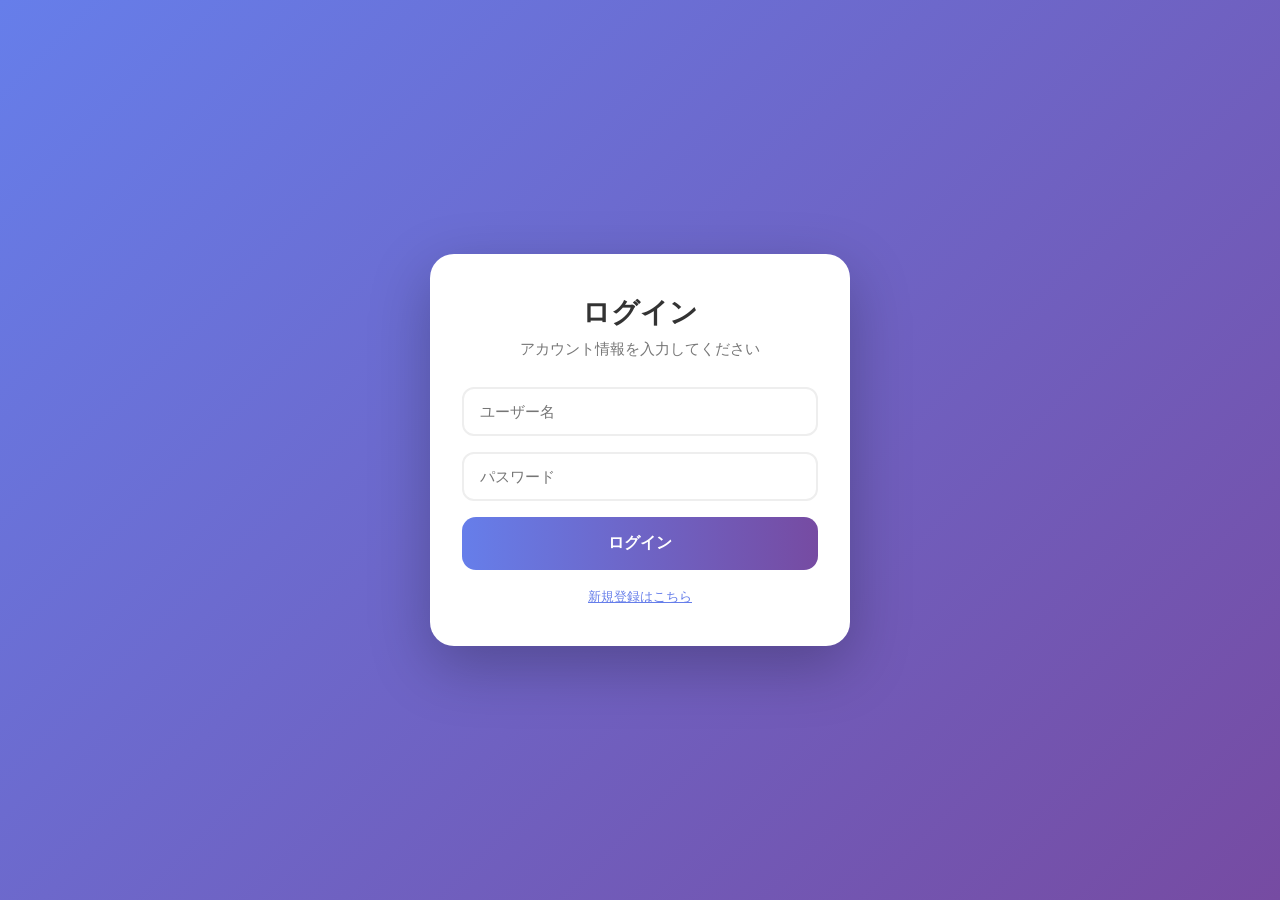
<file: index.html>
<!DOCTYPE html>
<html lang="ja">
<head>
  <meta charset="UTF-8">
  <meta name="viewport" content="width=device-width, initial-scale=1.0">
  <title>ログイン / アカウント作成</title>
  <link rel="stylesheet" href="style.css">
  <style>
    .auth-container {
      width: 100%;
      max-width: 420px;
      background: #fff;
      border-radius: 24px;
      box-shadow: 0 20px 60px rgba(0, 0, 0, 0.25);
      padding: 40px 32px;
      text-align: center;
    }
    .auth-form {
      display: flex;
      flex-direction: column;
      gap: 16px;
      margin-top: 20px;
    }
    .auth-input {
      width: 100%;
      padding: 14px 16px;
      border: 2px solid #eee;
      border-radius: 12px;
      font-size: 15px;
      outline: none;
      transition: border-color 0.2s;
    }
    .auth-input:focus {
      border-color: #764ba2;
    }
    .toggle-link {
      margin-top: 18px;
      font-size: 13px;
      color: #667eea;
      cursor: pointer;
      text-decoration: underline;
    }
    .alert-box {
      margin-top: 15px;
      font-size: 13px;
      color: #e53935;
      font-weight: bold;
    }
    .alert-box.success {
      color: #2e7d32;
    }
  </style>
</head>
<body>

  <div class="auth-container">
    <h1 class="title" id="auth-title">ログイン</h1>
    <p class="subtitle" id="auth-subtitle">アカウント情報を入力してください</p>

    <form class="auth-form" onsubmit="handleSubmit(event)">
      <input type="text" id="username" class="auth-input" placeholder="ユーザー名" required autocomplete="off">
      <input type="password" id="password" class="auth-input" placeholder="パスワード" required>
      <button type="submit" id="submit-btn" class="primary-btn">ログイン</button>
    </form>

    <div id="alert-msg" class="alert-box"></div>
    <div class="toggle-link" id="toggle-mode-btn" onclick="toggleMode()">新規登録はこちら</div>
  </div>

  <script>
    const USER_STORAGE_KEY = 'linkou_language_app_users';
    let currentMode = 'login'; // 'login' または 'register'

    function getUsers() {
      const data = localStorage.getItem(USER_STORAGE_KEY);
      if (!data) return [];
      try {
        return JSON.parse(data);
      } catch (e) {
        return [];
      }
    }

    function saveUsers(users) {
      localStorage.setItem(USER_STORAGE_KEY, JSON.stringify(users));
    }

    function showAlert(msg, isSuccess = false) {
      const el = document.getElementById('alert-msg');
      el.textContent = msg;
      el.className = 'alert-box' + (isSuccess ? ' success' : '');
    }

    function switchMode(mode) {
      currentMode = mode;
      const title = document.getElementById('auth-title');
      const subtitle = document.getElementById('auth-subtitle');
      const submitBtn = document.getElementById('submit-btn');
      const toggleBtn = document.getElementById('toggle-mode-btn');
      const alertEl = document.getElementById('alert-msg');
      alertEl.textContent = '';

      if (currentMode === 'register') {
        title.textContent = '新規登録';
        subtitle.textContent = '新しいアカウントを作成します';
        submitBtn.textContent = '登録する';
        toggleBtn.textContent = 'すでにアカウントをお持ちの方はこちら (ログイン)';
      } else {
        title.textContent = 'ログイン';
        subtitle.textContent = 'アカウント情報を入力してください';
        submitBtn.textContent = 'ログイン';
        toggleBtn.textContent = '新規登録はこちら';
      }
    }

    function toggleMode() {
      switchMode(currentMode === 'login' ? 'register' : 'login');
    }

    // フォーム送信
    function handleSubmit(e) {
      e.preventDefault();
      const name = document.getElementById('username').value.trim();
      const password = document.getElementById('password').value;
      const users = getUsers();

      if (currentMode === 'register') {
        // 重複チェック
        const exists = users.find(u => u.name.toLowerCase() === name.toLowerCase());
        if (exists) {
          showAlert('この名前はすでに使われています。別の名前を入力してください。');
          return;
        }

        const newUser = {
          id: 'usr_' + Date.now().toString(36),
          name: name,
          password: password,
          points: 1000,
          createdAt: new Date().toISOString()
        };

        users.push(newUser);
        saveUsers(users);

        showAlert(`🎉 アカウント「${name}」を作成しました！ログインしてください。`, true);
        setTimeout(() => {
          switchMode('login');
          document.getElementById('username').value = name;
          document.getElementById('password').value = password;
        }, 1200);

      } else {
        // ログイン処理
        const user = users.find(u => u.name === name && u.password === password);
        if (!user) {
          showAlert('アカウントかパスワードに誤りがあります');
          return;
        }

        // ログイン中ユーザーのセッションをlocalStorageに保存
        localStorage.setItem('linkou_current_user', JSON.stringify(user));

        showAlert(`ようこそ、${user.name}さん！クイズ画面へ移動します...`, true);

        // クイズ画面 (indexQ.html) へ遷移
        setTimeout(() => {
          window.location.href = 'indexQ.html';
        }, 800);
      }
    }
  </script>
</body>
</html>
</file>
<file: style.css>
* {
  margin: 0;
  padding: 0;
  box-sizing: border-box;
}

body {
  font-family: "Hiragino Sans", "Segoe UI", "Helvetica Neue", Arial, sans-serif;
  background: linear-gradient(135deg, #667eea 0%, #764ba2 100%);
  min-height: 100vh;
  display: flex;
  align-items: center;
  justify-content: center;
  padding: 20px;
}

.app {
  width: 100%;
  max-width: 560px;
  background: #fff;
  border-radius: 24px;
  box-shadow: 0 20px 60px rgba(0, 0, 0, 0.25);
  padding: 40px 32px;
  position: relative;
  min-height: 480px;
  overflow: hidden;
}

.screen {
  display: none;
  flex-direction: column;
  align-items: center;
  animation: fadeIn 0.4s ease;
}

.screen.active {
  display: flex;
}

@keyframes fadeIn {
  from { opacity: 0; transform: translateY(10px); }
  to { opacity: 1; transform: translateY(0); }
}

.title {
  font-size: 28px;
  font-weight: 800;
  color: #333;
  margin-bottom: 8px;
  text-align: center;
}

.subtitle {
  font-size: 15px;
  color: #777;
  margin-bottom: 28px;
  text-align: center;
}

/* ローディング */
#loading {
  gap: 16px;
  padding-top: 120px;
}

.spinner {
  width: 44px;
  height: 44px;
  border: 4px solid #eee;
  border-top-color: #764ba2;
  border-radius: 50%;
  animation: spin 0.8s linear infinite;
}

@keyframes spin {
  to { transform: rotate(360deg); }
}

/* 選択リスト（ジャンル・難易度） */
.option-list {
  width: 100%;
  display: flex;
  flex-direction: column;
  gap: 14px;
}

.option-item {
  width: 100%;
  padding: 18px 22px;
  border: 2px solid #eee;
  border-radius: 16px;
  background: #fafafa;
  font-size: 17px;
  font-weight: 600;
  color: #444;
  cursor: pointer;
  text-align: left;
  display: flex;
  justify-content: space-between;
  align-items: center;
  transition: all 0.2s ease;
}

.option-item:hover {
  border-color: #764ba2;
  background: #f5f0fb;
  transform: translateY(-2px);
}

.option-item .count {
  font-size: 13px;
  color: #999;
  font-weight: 400;
}

/* 既存の丸印のスタイル*/
.option-item.easy::before,
.option-item.normal::before,
.option-item.hard::before,
.option-item.challenge::before {
  content: "";
  display: inline-block;
  width: 10px;
  height: 10px;
  border-radius: 50%;
  margin-right: 10px;
}

/* 各難易度の色設定 */
.option-item.easy::before { background: #4caf50; }
.option-item.normal::before { background: #ff9800; }
.option-item.hard::before { background: #f44336; }
.option-item.challenge::before { background: #9c27b0; }

.back-btn {
  margin-top: 24px;
  border: none;
  background: none;
  color: #999;
  font-size: 14px;
  cursor: pointer;
}

.back-btn:hover {
  color: #764ba2;
}

/* クイズ画面 */
#quiz-screen {
  width: 100%;
}

.quiz-header {
  width: 100%;
  display: flex;
  justify-content: space-between;
  font-size: 14px;
  color: #888;
  margin-bottom: 10px;
  font-weight: 600;
}

.progress-bar {
  width: 100%;
  height: 8px;
  background: #eee;
  border-radius: 4px;
  overflow: hidden;
  margin-bottom: 28px;
}

.progress-fill {
  height: 100%;
  background: linear-gradient(90deg, #667eea, #764ba2);
  width: 0%;
  transition: width 0.4s ease;
}

.question-card {
  width: 100%;
  margin-bottom: 24px;
}

.tag {
  display: inline-block;
  background: #f0e9fa;
  color: #764ba2;
  font-size: 12px;
  font-weight: 700;
  padding: 4px 12px;
  border-radius: 20px;
  margin-bottom: 12px;
}

.question-text {
  font-size: 20px;
  font-weight: 700;
  color: #222;
  line-height: 1.5;
}

.choices {
  width: 100%;
  display: flex;
  flex-direction: column;
  gap: 12px;
  margin-bottom: 24px;
}

.choice-btn {
  width: 100%;
  padding: 16px 20px;
  border: 2px solid #eee;
  border-radius: 14px;
  background: #fff;
  font-size: 16px;
  color: #333;
  text-align: left;
  cursor: pointer;
  transition: all 0.2s ease;
  position: relative;
}

.choice-btn:hover:not(:disabled) {
  border-color: #764ba2;
  background: #f8f5fc;
}

.choice-btn:disabled {
  cursor: default;
}

.choice-btn.correct {
  border-color: #4caf50;
  background: #e8f8ec;
  color: #2e7d32;
  font-weight: 700;
}

.choice-btn.wrong {
  border-color: #f44336;
  background: #fdecea;
  color: #c62828;
  font-weight: 700;
}

.choice-btn .mark {
  position: absolute;
  right: 20px;
  font-weight: 700;
}

.next-btn, .primary-btn {
  width: 100%;
  padding: 16px;
  border: none;
  border-radius: 14px;
  background: linear-gradient(90deg, #667eea, #764ba2);
  color: #fff;
  font-size: 16px;
  font-weight: 700;
  cursor: pointer;
  transition: opacity 0.2s ease, transform 0.15s ease;
}

.next-btn:disabled {
  opacity: 0.4;
  cursor: not-allowed;
}

.next-btn:not(:disabled):hover, .primary-btn:hover {
  transform: translateY(-2px);
}

/* 結果画面 */
.result-circle {
  width: 160px;
  height: 160px;
  border-radius: 50%;
  border: 8px solid #764ba2;
  display: flex;
  align-items: center;
  justify-content: center;
  margin-bottom: 20px;
}

#result-score {
  font-size: 44px;
  font-weight: 800;
  color: #333;
}

.result-total {
  font-size: 20px;
  color: #999;
  margin-left: 4px;
}

.result-buttons {
  width: 100%;
  display: flex;
  flex-direction: column;
  gap: 12px;
}

.secondary-btn {
  width: 100%;
  padding: 16px;
  border: 2px solid #eee;
  border-radius: 14px;
  background: #fff;
  color: #555;
  font-size: 16px;
  font-weight: 700;
  cursor: pointer;
}

.secondary-btn:hover {
  border-color: #764ba2;
  color: #764ba2;
}

@media (max-width: 480px) {
  .app {
    padding: 28px 20px;
  }
  .title {
    font-size: 24px;
  }
}

/* 腕試し用のバッジカラー（紫/ピンク系） */
.option-item.challenge::before {
  background: #9c27b0;
}

/* ライフ・タイマー表示 */
.quiz-lives {
  font-size: 16px;
  letter-spacing: 2px;
}

.quiz-timer {
  font-size: 15px;
  font-weight: 700;
  color: #e53935;
  background: #ffebee;
  padding: 2px 8px;
  border-radius: 12px;
}
</file>
